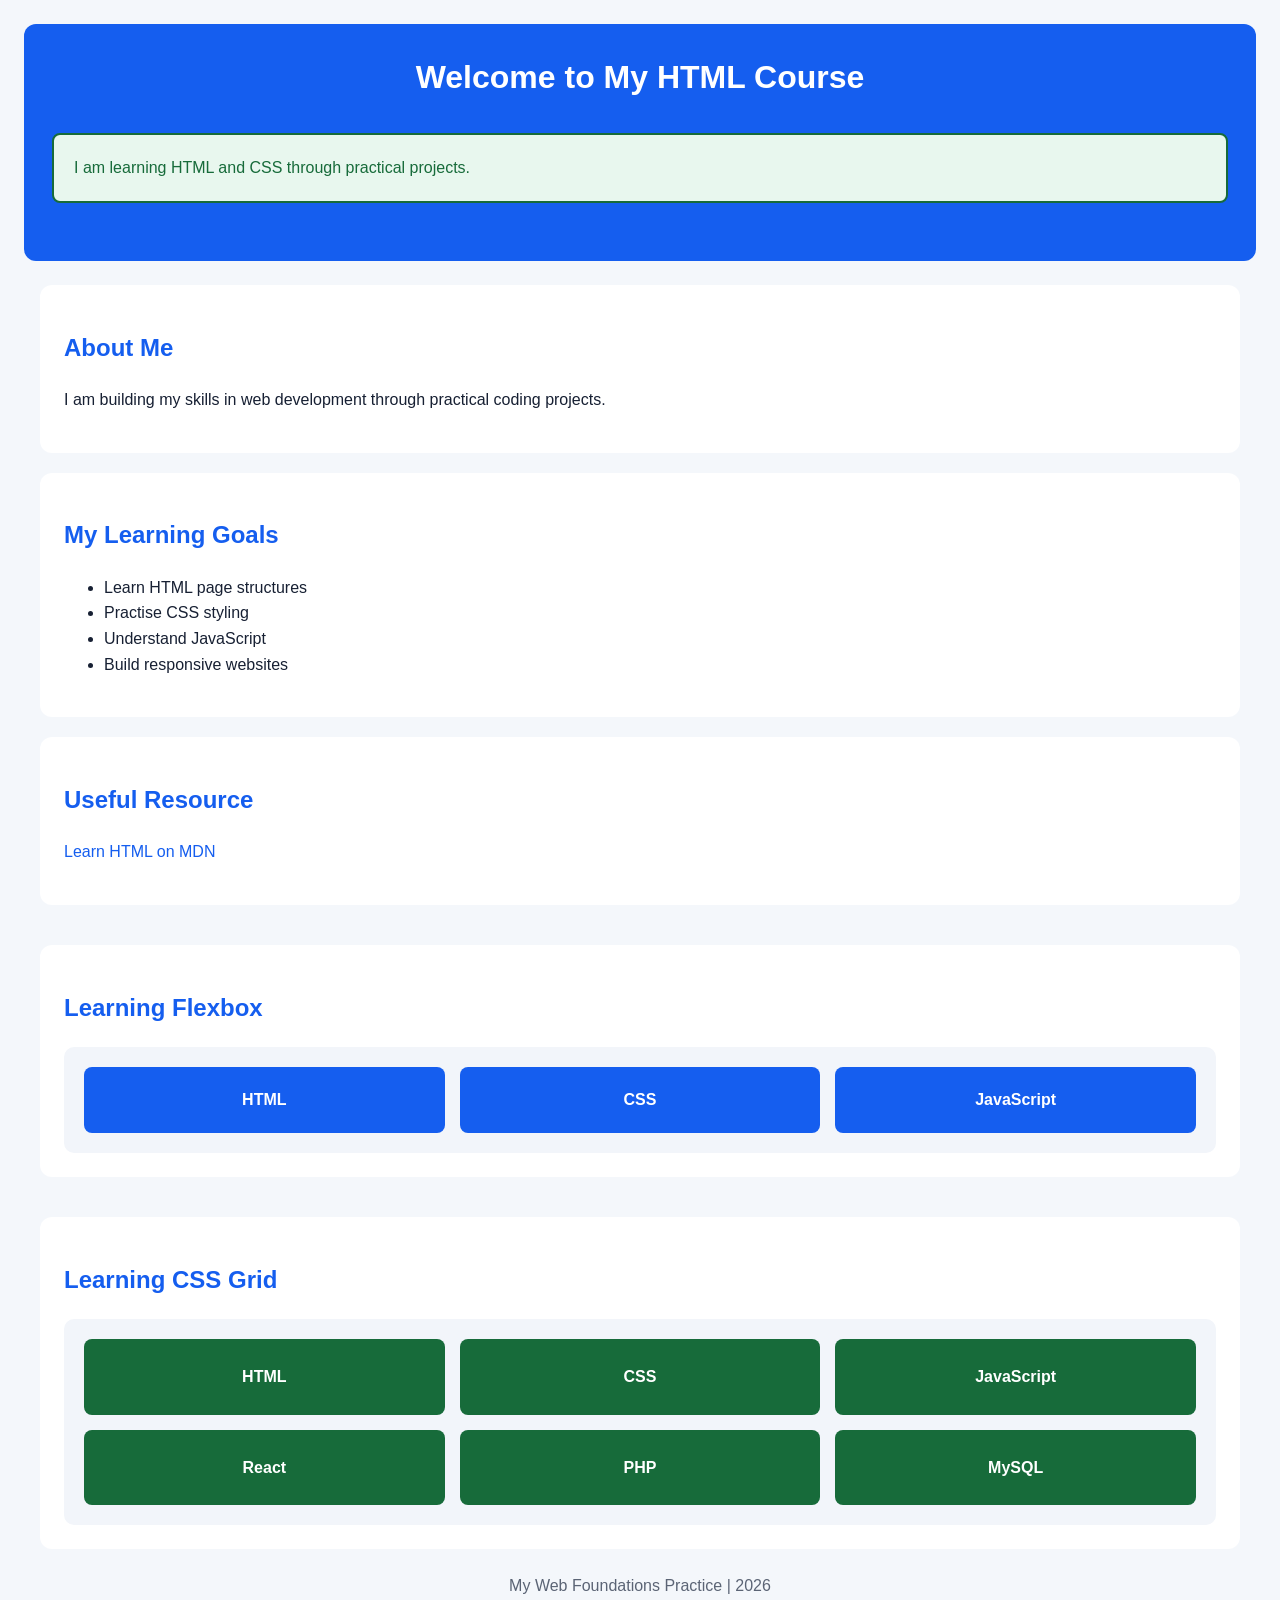
<file: 01-html-practice/index.html>
<!DOCTYPE html>
<html lang="en">
<head>
    <meta charset="UTF-8">
    <meta name="viewport" content="width=device-width, initial-scale=1.0">
    <title>My First HTML Page</title>
    <link rel="stylesheet" href="style.css">
</head>
<body>
    <header>
        <h1 id="main-title">Welcome to My HTML Course</h1>
        <p class="highlight">I am learning HTML and CSS through practical projects.</p>
    </header>

    <main>
        <section>
            <h2>About Me</h2>
            <p>I am building my skills in web development
                through practical coding projects.</p>
        </section>

        <section>
            <h2>My Learning Goals</h2>
            <ul>
                <li>Learn HTML page structures</li>
                <li>Practise CSS styling</li>
                <li>Understand JavaScript</li>
                <li>Build responsive websites</li>
            </ul>
        </section>

        <section>
            <h2>Useful Resource</h2>
            <p>
                <a href="https://developer.mozilla.org/en-US/docs/Web/HTML">
                    Learn HTML on MDN
                </a>
            </p>
        </section>
        <section class="flexbox-practice">
            <h2>Learning Flexbox</h2>
            <div class="flex-container">
                <div class="flex-item">HTML</div>
                <div class="flex-item">CSS</div>
                <div class="flex-item">JavaScript</div>
            </div>
        </section>
        <section class="grid-practice">
            <h2>Learning CSS Grid</h2>
            <div class="grid-container">
                <div class="grid-item">HTML</div>
                <div class="grid-item">CSS</div>
                <div class="grid-item">JavaScript</div>
                <div class="grid-item">React</div>
                <div class="grid-item">PHP</div>
                <div class="grid-item">MySQL</div>
            </div>
        </section>
    </main>

    <footer>
        <p>My Web Foundations Practice | 2026</p>
    </footer>
   
</body>
</html>
</file>
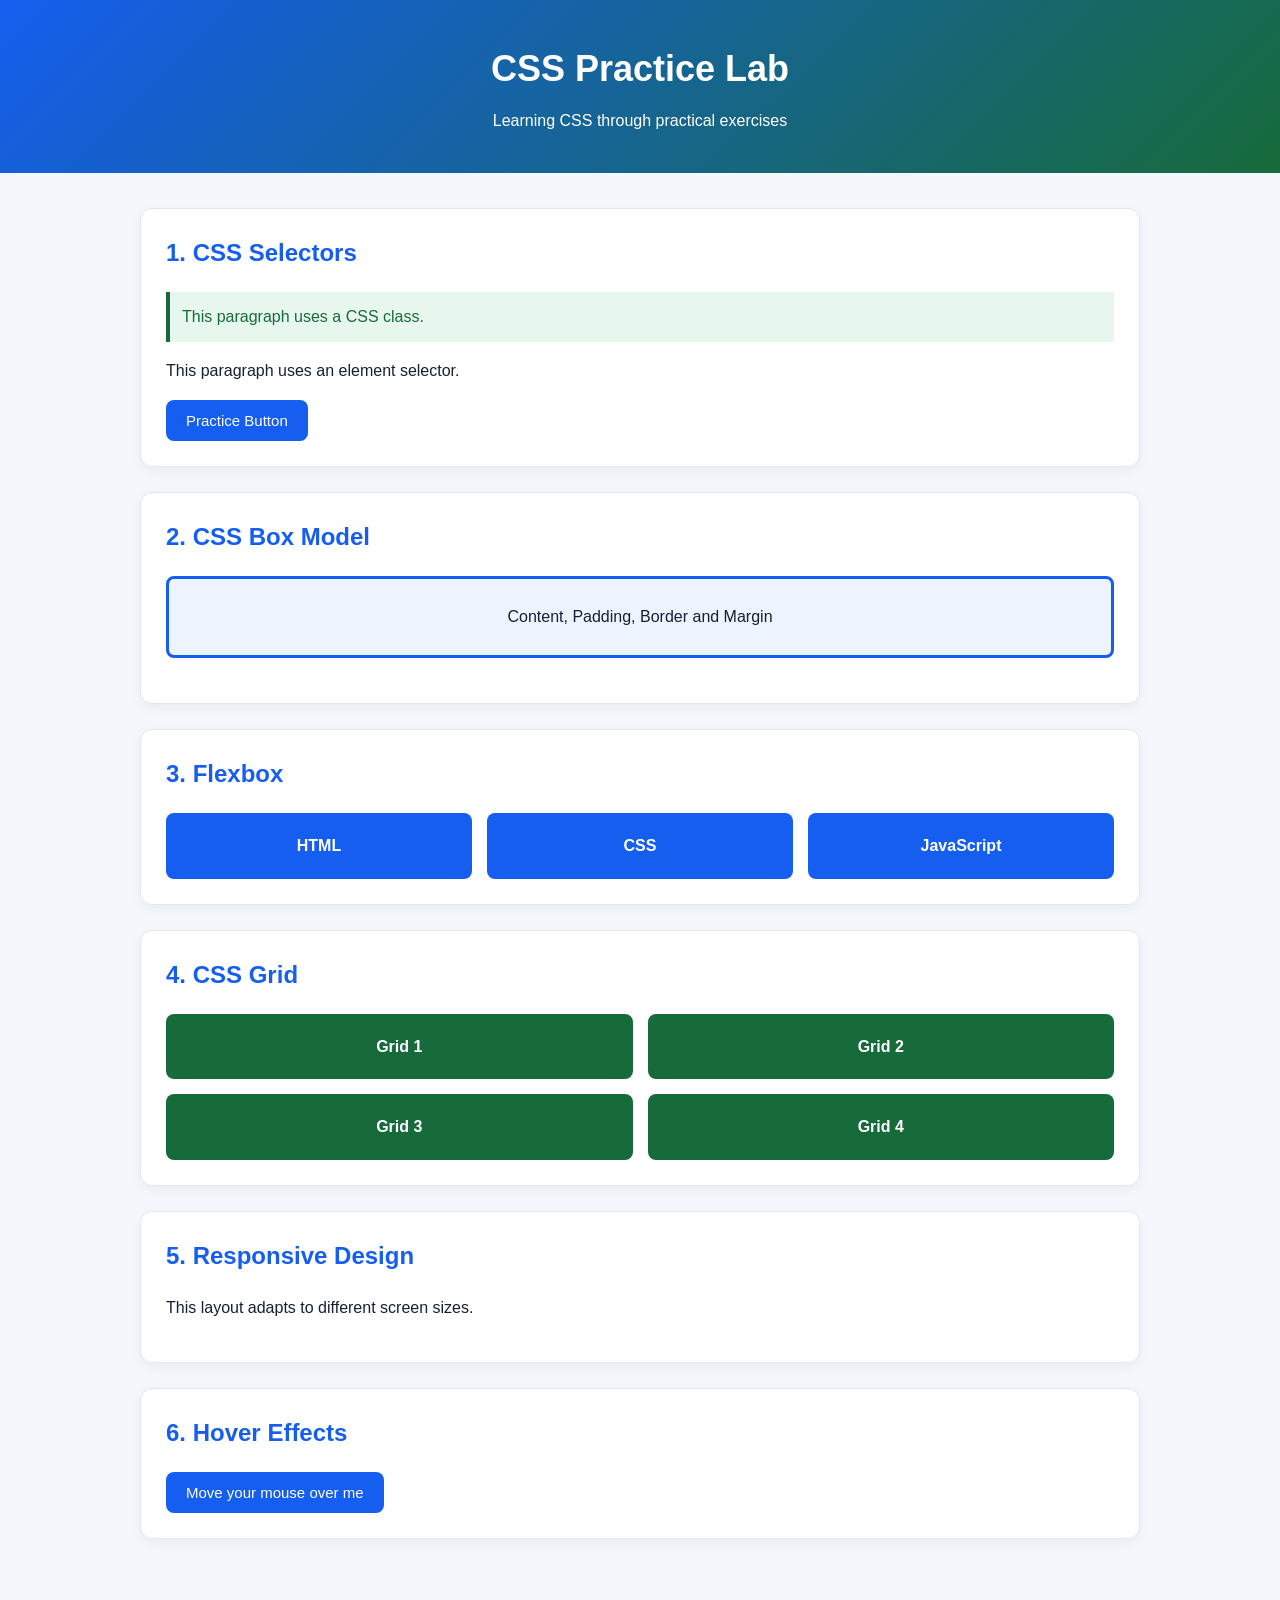
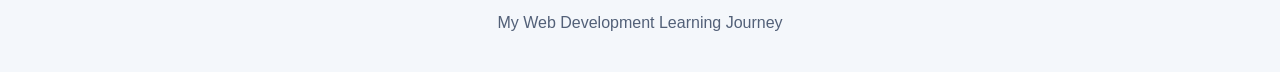
<file: 02-css-practice/index.html>
<!DOCTYPE html>
<html lang="en">
<head>
    <meta charset="UTF-8">
    <meta name="viewport" content="width=device-width, initial-scale=1.0">
    <title>CSS Practice</title>
    <link rel="stylesheet" href="style.css">
</head>
<body>
    <header class="header">
        <h1>CSS Practice Lab</h1>
        <p>Learning CSS through practical exercises</p>
    </header>

    <main class="container">
        <section id="selectors">
            <h2>1. CSS Selectors</h2>
            <p class="highlight">This paragraph uses a CSS class.</p>
            <p>This paragraph uses an element selector.</p>
            <button class="button">Practice Button</button>
        </section>

        <section id="box-model">
            <h2>2. CSS Box Model</h2>
            <div class="box">Content, Padding, Border and Margin</div>
        </section>

        <section id="flexbox">
            <h2>3. Flexbox</h2>
            <div class="flex-container">
                <div class="item">HTML</div>
                <div class="item">CSS</div>
                <div class="item">JavaScript</div>
            </div>
        </section>

        <section id="grid">
            <h2>4. CSS Grid</h2>
            <div class="grid-container">
                <div class="grid-item">Grid 1</div>
                <div class="grid-item">Grid 2</div>
                <div class="grid-item">Grid 3</div>
                <div class="grid-item">Grid 4</div>
            </div>
        </section>

        <section id="responsive">
            <h2>5. Responsive Design</h2>
            <p>This layout adapts to different screen sizes.</p>
        </section>

        <section id="effects">
            <h2>6. Hover Effects</h2>
            <button class="button">Move your mouse over me</button>
        </section>
    </main>

    <footer class="footer">
        <p>My Web Development Learning Journey</p>
    </footer>
</body>
</html>
</file>
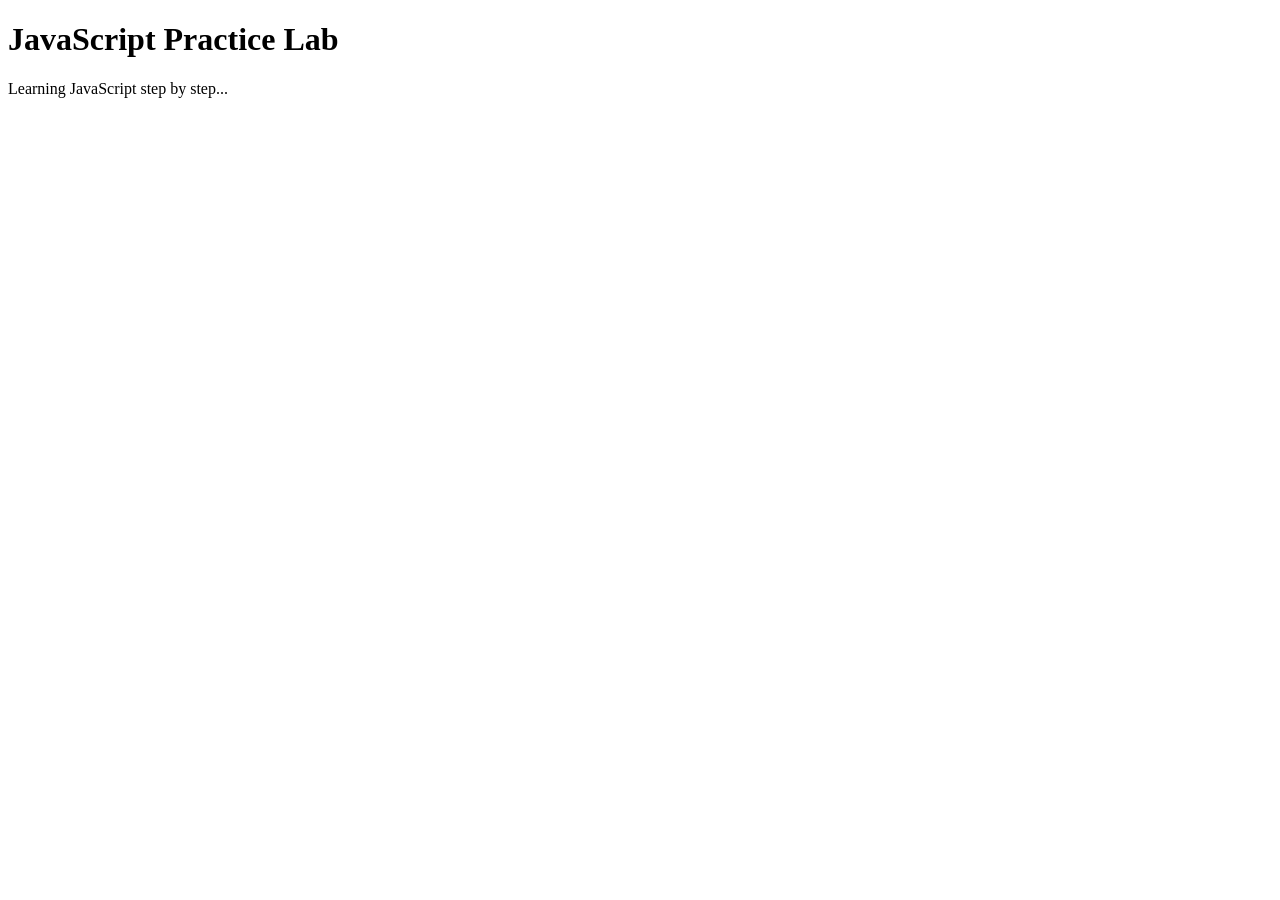
<file: 03-javascript-practice/index.html>
<!DOCTYPE html>
<html lang="en">
<head>
    <meta charset="UTF-8">
    <meta name="viewport" content="width=device-width, initial-scale=1.0">
    <title>JavaScript Practice</title>
</head>
<body>
    <h1>JavaScript Practice Lab</h1>
    <p>Learning JavaScript step by step...</p>

    <script src="01-variables.js"></script>
</body>
</html>
</file>
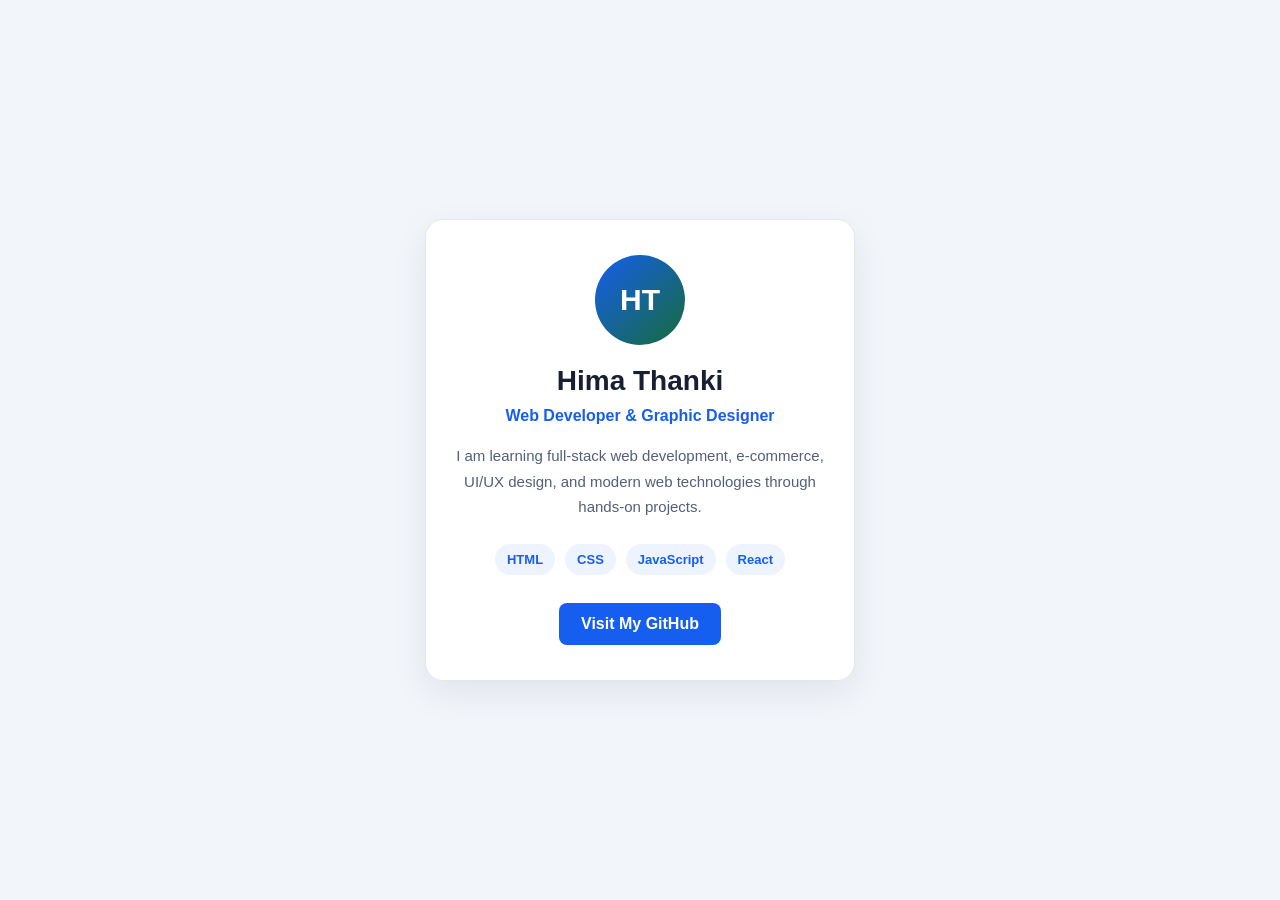
<file: 01-html-practice/profile-card.html>
<!DOCTYPE html>
<html lang="en">
<head>
    <meta charset="UTF-8">
    <meta name="viewport" content="width=device-width, initial-scale=1.0">
    <title>Developer Profile Card</title>
    <link rel="stylesheet" href="profile-card.css">
</head>
<body>

    <main class="profile-card">
        <div class="profile-avatar">HT</div>

        <h1>Hima Thanki</h1>
        <h2>Web Developer & Graphic Designer</h2>

        <p class="profile-description">
            I am learning full-stack web development, e-commerce,
            UI/UX design, and modern web technologies through
            hands-on projects.
        </p>

        <div class="skills">
            <span>HTML</span>
            <span>CSS</span>
            <span>JavaScript</span>
            <span>React</span>
        </div>

        <a
            class="github-button"
            href="https://github.com/Hima-Thanki"
            target="_blank"
            rel="noopener noreferrer"
        >
            Visit My GitHub
        </a>
    </main>

</body>
</html>
</file>
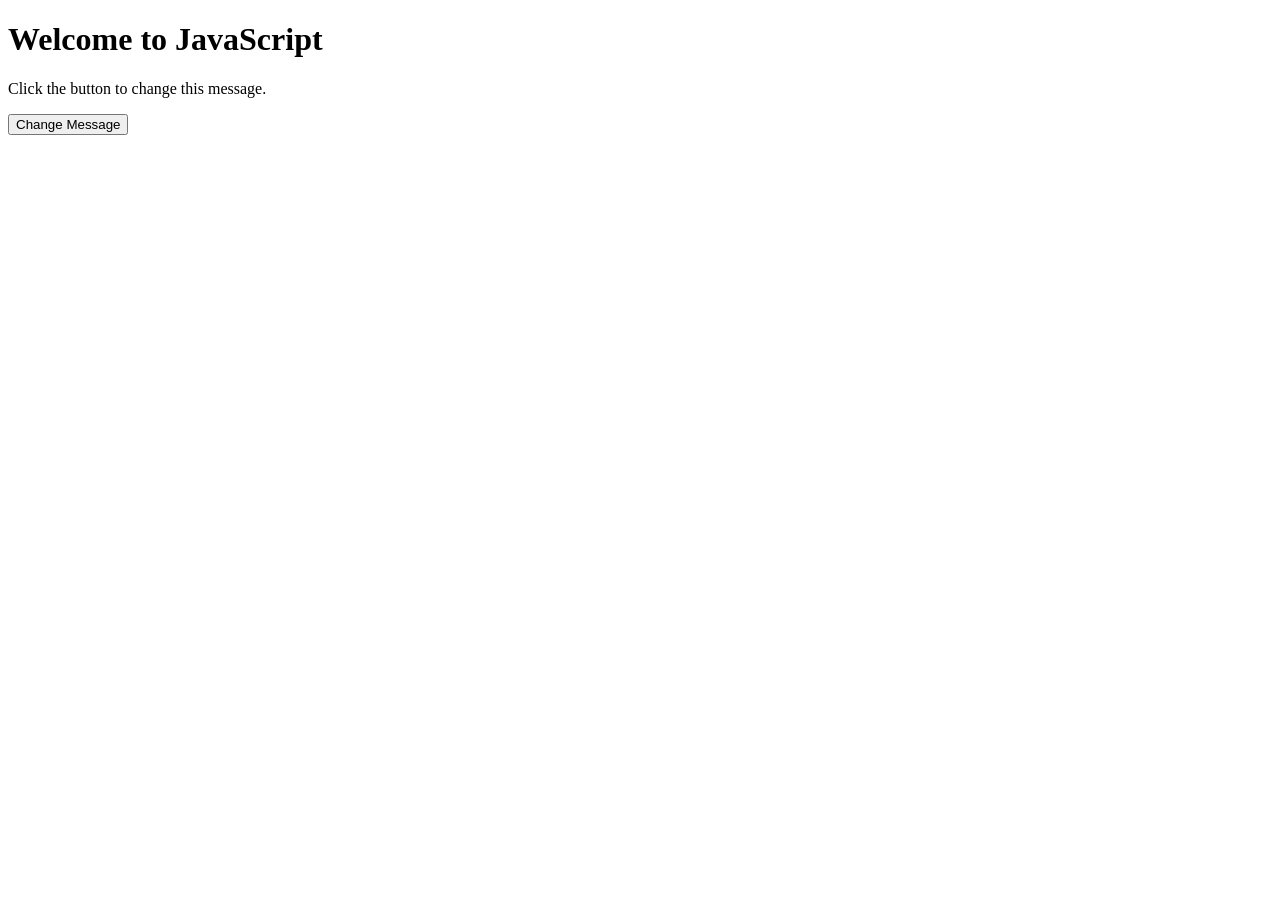
<file: 03-javascript-practice/02-dom-practice.html>
<!DOCTYPE html>
<html lang="en">
<head>
    <meta charset="UTF-8">
    <meta name="viewport" content="width=device-width, initial-scale=1.0">
    <title>JavaScript DOM Practice</title>
</head>
<body>
    <h1 id="heading">Welcome to JavaScript</h1>

    <p id="message">Click the button to change this message.</p>

    <button id="changeButton">Change Message</button>

    <script>
        const heading = document.getElementById("heading");
        const message = document.getElementById("messages");
        const button = document.getElementById("changeButton");

        button.addEventListener("click", function() {
            heading.textContent = "DOM Manipulation!";
            message.textContent = "You changed this webpage using JavaScript.";
            heading.style.color = "green";
        });
    </script>
</body>
</html>
</file>
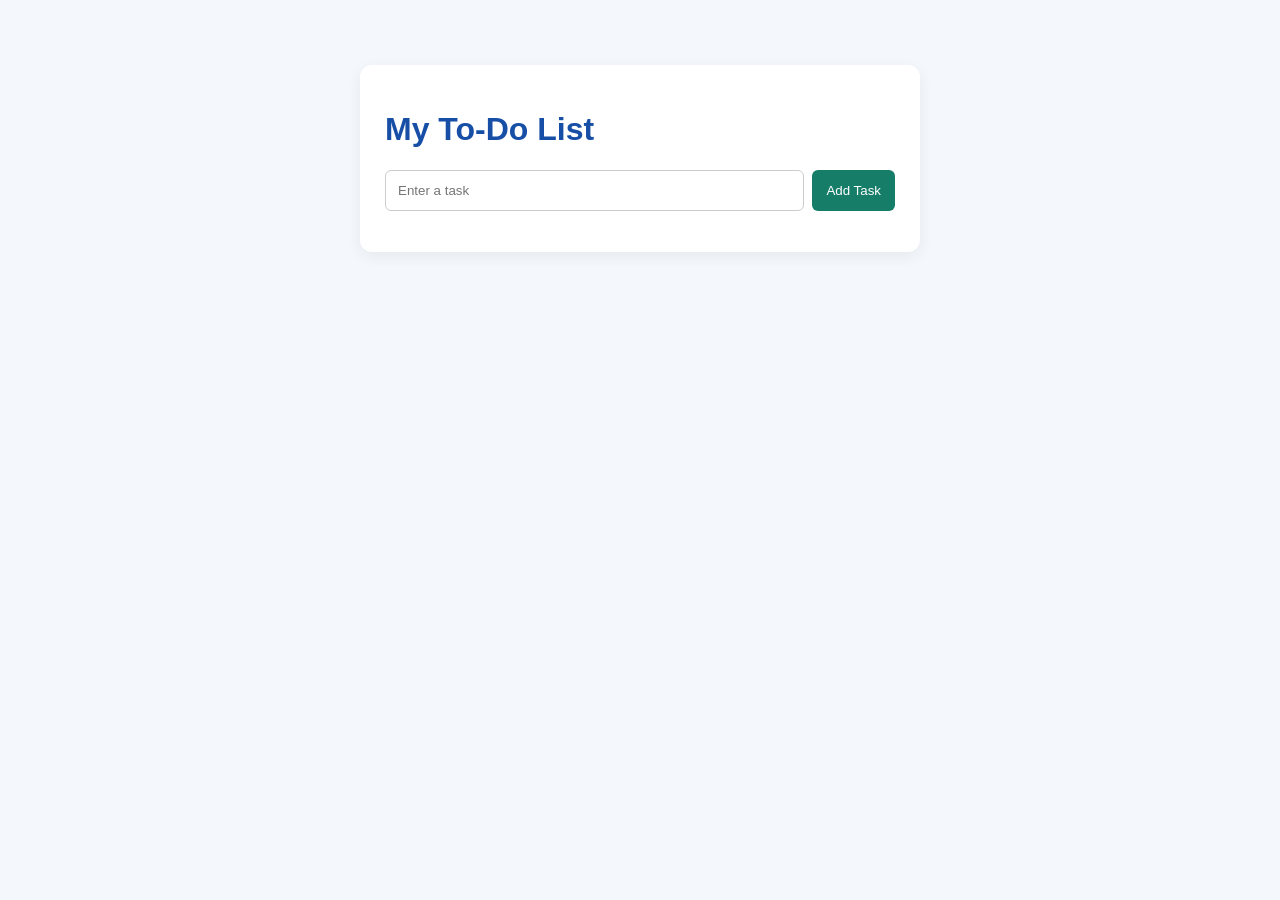
<file: 03-javascript-practice/03-todo-list.html>
<!DOCTYPE html>
<html lang="en">
<head>
    <meta charset="UTF-8">
    <meta name="viewport" content="width=device-width, initial-scale=1.0">
    <title>My To-Do List</title>

    <style>
        * {
            box-sizing: border-box;
        }

        body {
            font-family: Arial, sans-serif;
            max-width: 600px;
            margin: 45px auto;
            padding: 20px;
            background: #f4f7fb;
        }

        .todo-container {
            background: white;
            padding: 25px;
            border-radius: 12px;
            box-shadow: 0 4px 15px #00000010;
        }

        h1 {
            color: #174ea6;
        }

        .input-area {
            display: flex;
            gap: 8px;
        }

        input[type="text"] {
            flex: 1;
            min-width: 0;
            padding: 12px;
            border: 1px solid #ccc;
            border-radius: 6px;
        }

        button {
            padding: 10px 14px;
            border: none;
            border-radius: 6px;
            color: white;
            cursor: pointer;
        }

        #addButton {
            background: #167d69;
        }

        ul {
            list-style: none;
            padding: 0;
        }

        li {
            display: flex;
            align-items: center;
            gap: 10px;
            margin-top: 12px;
            padding: 12px;
            background: #f4f7fb;
            border-radius: 6px;
        }

        .task-text {
            flex: 1;
            overflow-wrap: anywhere;
        }

        .completed {
            text-decoration: line-through;
            color: #777;
        }

        .delete-button {
            background: #d93636;
        }

        @media (max-width: 480px) {
            body {
                margin: 10px auto;
                padding: 12px;
            }

            .todo-container {
                padding: 16px;
            }
        }
    </style>
</head>
<body>
    <div class="todo-container">
        <h1>My To-Do List</h1>

        <div class="input-area">
            <input
                type="text"
                id="taskInput"
                placeholder="Enter a task"
            >
            <button id="addButton">Add Task</button>
        </div>

        <ul id="taskList"></ul>
    </div>

    <script>
        const taskInput = document.getElementById("taskInput");
        const addButton = document.getElementById("addButton");
        const taskList = document.getElementById("taskList");

        let tasks = JSON.parse(localStorage.getItem("todoTasks")) || [];

        function saveTasks() {
            localStorage.setItem("todoTasks", JSON.stringify(tasks));
        }

        function addTask() {
            const taskText = taskInput.value.trim();

            if (taskText === "") {
                alert("Please enter a task!");
                return;
            }

            const task = {
                id: Date.now() + Math.random(),
                text: taskText,
                completed: false
            };

            tasks.push(task);
            saveTasks();
            renderTasks();

            taskInput.value = "";
            taskInput.focus();

            console.log("Tasks:", tasks);
        }

        function renderTasks() {
            taskList.innerHTML = "";

            tasks.forEach(function(task) {
                const listItem = document.createElement("li");

                const checkbox = document.createElement("input");
                checkbox.type = "checkbox";
                checkbox.checked = task.completed;
                checkbox.setAttribute(
                    "aria-label",
                    "Mark " + task.text + " as completed"
                );

                checkbox.addEventListener("change", function() {
                    task.completed = checkbox.checked;
                    saveTasks();
                    renderTasks();
                });

                const text = document.createElement("span");
                text.className = "task-text";
                text.textContent = task.text;

                if (task.completed) {
                    text.classList.add("completed");
                }

                const deleteButton = document.createElement("button");
                deleteButton.textContent = "Delete";
                deleteButton.className = "delete-button";

                deleteButton.addEventListener("click", function() {
                    tasks = tasks.filter(function(item) {
                        return item.id !== task.id;
                    });
                    saveTasks();
                    renderTasks();
                });

                listItem.appendChild(checkbox);
                listItem.appendChild(text);
                listItem.appendChild(deleteButton);

                taskList.appendChild(listItem);
            });
        }

        addButton.addEventListener("click", addTask);

        taskInput.addEventListener("keydown", function(event) {
            if (event.key === "Enter") {
                addTask();
            }
        });

        renderTasks();
    </script>
</body>
</html>
</file>
<file: 01-html-practice/style.css>
/* Basic page styles */
body {
    font-family: Arial, sans-serif;
    margin: 0;
    padding: 24px;
    background-color: #f4f7fb;
    color: #172033;
    line-height: 1.6;
}

/* Header styling */
header {
    max-width: 1200px;
    margin: 0 auto 24px;
    padding: 28px;
    background-color: #155eef;
    color: white;
    border-radius: 12px;
}

/* Main content */
main {
    max-width: 1200px;
    margin: 0 auto;
}

section {
    margin-bottom: 20px;
    padding: 24px;
    background-color: white;
    border-radius: 12px;
}

/* Headings */
h1 {
    margin-top: 0;
}

h2 {
    color: #155eef;
}

/* Links */
a {
    color: #155eef;
    text-decoration: none;
}

a:hover {
    text-decoration: underline;
}

/* Footer */
footer {
    margin-top: 24px;
    text-align: center;
    color: #5b6475;
}

/* Responsive styling for small screens */
@media (max-width: 600px) {
    body {
        padding: 12px;
    }

    header,
    section {
        padding: 18px;
    }
}

/* Element selector */
h1 {
    font-family: sans-serif;
}

/* CSS Box Model Practice */
.highlight {
    background-color: #e8f7ee;
    color: #176b3a;

    padding: 20px;
    border: 2px solid #176b3a;
    margin: 30px 0;

    border-radius: 8px;
}

/* ID selector */
#main-title {
    text-align: center;
}
/* Flexbox Practice */
.flexbox-practice {
    margin-top: 40px;
}

.flex-container {
    display: flex;
    justify-content: space-between;
    align-items: center;
    gap: 15px;
    padding: 20px;
    background-color: #f2f5fa;
    border-radius: 10px;
}

.flex-item {
    flex: 1;
    padding: 20px;
    text-align: center;
    background-color: #155eef;
    color: white;
    border-radius: 8px;
    font-weight: bold;
}
/* CSS Grid Practice */
.grid-practice {
    margin-top: 40px;
}

.grid-container {
    display: grid;
    grid-template-columns: repeat(3, 1fr);
    gap: 15px;
    padding: 20px;
    background-color: #f2f5fa;
    border-radius: 10px;
}

.grid-item {
    padding: 25px 10px;
    text-align: center;
    background-color: #176b3a;
    color: white;
    border-radius: 8px;
    font-weight: bold;
}

/* Responsive Design Practice */

/* Tablet screens */
@media (max-width: 768px) {
    .flex-container {
        flex-wrap: wrap;
    }

    .grid-container {
        grid-template-columns: repeat(2, 1fr);
    }
}

/* Mobile screens */
@media (max-width: 480px) {
    .grid-container {
        grid-template-columns: 1fr;
    }

    .flex-item {
        flex-basis: 100%;
    }

    .grid-item {
        padding: 18px 10px;
    }
}
/* Hover Effects and Transitions */

.flex-item,
.grid-item {
    transition: transform 0.3s ease, box-shadow 0.3s ease;
}

.flex-item:hover,
.grid-item:hover {
    transform: translateY(-5px);
    box-shadow: 0 8px 18px rgba(0, 0, 0, 0.15);
    cursor: pointer;
}
</file>
<file: 02-css-practice/style.css>
/* =========================
   1. Global Styles
========================= */
* {
    box-sizing: border-box;
}

body {
    margin: 0;
    font-family: Arial, sans-serif;
    color: #172033;
    background: #f4f7fb;
    line-height: 1.6;
}

.header {
    padding: 40px 20px;
    text-align: center;
    color: white;
    background: linear-gradient(135deg, #155eef, #176b3a);
}

.header h1 {
    margin: 0 0 10px;
    font-size: 36px;
}

.header p {
    margin: 0;
}

/* =========================
   2. Main Container
========================= */
.container {
    width: 90%;
    max-width: 1000px;
    margin: 35px auto;
}

section {
    margin-bottom: 25px;
    padding: 25px;
    background: white;
    border: 1px solid #e2e8f0;
    border-radius: 12px;
    box-shadow: 0 4px 12px rgba(23, 32, 51, 0.05);
}

section h2 {
    margin-top: 0;
    color: #155eef;
}

/* =========================
   3. CSS Selectors
========================= */
.highlight {
    padding: 12px;
    color: #176b3a;
    background: #e8f7ee;
    border-left: 4px solid #176b3a;
}

/* =========================
   4. CSS Box Model
========================= */
.box {
    margin: 20px 0;
    padding: 25px;
    border: 3px solid #155eef;
    border-radius: 8px;
    background: #edf4ff;
    text-align: center;
}

/* =========================
   5. Flexbox
========================= */
.flex-container {
    display: flex;
    justify-content: space-between;
    align-items: center;
    gap: 15px;
}

.item {
    flex: 1;
    padding: 20px 10px;
    color: white;
    background: #155eef;
    border-radius: 8px;
    text-align: center;
    font-weight: bold;
}

/* =========================
   6. CSS Grid
========================= */
.grid-container {
    display: grid;
    grid-template-columns: repeat(2, 1fr);
    gap: 15px;
}

.grid-item {
    padding: 20px;
    color: white;
    background: #176b3a;
    border-radius: 8px;
    text-align: center;
    font-weight: bold;
}

/* =========================
   7. Buttons and Hover Effects
========================= */
.button {
    padding: 12px 20px;
    border: none;
    border-radius: 8px;
    color: white;
    background: #155eef;
    font-size: 15px;
    cursor: pointer;
    transition: transform 0.3s ease, box-shadow 0.3s ease;
}

.button:hover {
    transform: translateY(-3px);
    box-shadow: 0 6px 14px rgba(21, 94, 239, 0.25);
}

/* =========================
   8. Footer
========================= */
.footer {
    padding: 20px;
    text-align: center;
    color: #526078;
}

/* =========================
   9. Responsive Design
========================= */
@media (max-width: 600px) {
    .header h1 {
        font-size: 28px;
    }

    .container {
        width: 92%;
        margin: 20px auto;
    }

    section {
        padding: 18px;
    }

    .flex-container {
        flex-direction: column;
        align-items: stretch;
    }

    .grid-container {
        grid-template-columns: 1fr;
    }

    .item {
        width: 100%;
    }
}
</file>
<file: 01-html-practice/profile-card.css>
/* 1. Basic page styling */
* {
    box-sizing: border-box;
}

body {
    margin: 0;
    min-height: 100vh;
    display: flex;
    justify-content: center;
    align-items: center;
    padding: 24px;
    background: #f2f5fa;
    font-family: Arial, sans-serif;
    color: #172033;
}

/* 2. Profile card */
.profile-card {
    width: 100%;
    max-width: 430px;
    padding: 35px 28px;
    text-align: center;
    background: #ffffff;
    border: 1px solid #e2e8f0;
    border-radius: 18px;
    box-shadow: 0 12px 35px rgba(23, 32, 51, 0.08);
    transition: transform 0.3s ease, box-shadow 0.3s ease;
}

/* 3. Card hover effect */
.profile-card:hover {
    transform: translateY(-5px);
    box-shadow: 0 18px 40px rgba(23, 32, 51, 0.14);
}

/* 4. Text-based avatar */
.profile-avatar {
    width: 90px;
    height: 90px;
    margin: 0 auto 20px;
    display: flex;
    justify-content: center;
    align-items: center;
    border-radius: 50%;
    background: linear-gradient(135deg, #155eef, #176b3a);
    color: #ffffff;
    font-size: 30px;
    font-weight: bold;
}

/* 5. Name and role */
.profile-card h1 {
    margin: 0 0 10px;
    font-size: 28px;
}

.profile-card h2 {
    margin: 0 0 18px;
    color: #155eef;
    font-size: 16px;
    font-weight: 600;
}

/* 6. Description */
.profile-description {
    margin-bottom: 24px;
    color: #526078;
    font-size: 15px;
    line-height: 1.7;
}

/* 7. Skill badges */
.skills {
    display: flex;
    justify-content: center;
    flex-wrap: wrap;
    gap: 10px;
    margin-bottom: 28px;
}

.skills span {
    padding: 8px 12px;
    border-radius: 20px;
    background: #edf4ff;
    color: #155eef;
    font-size: 13px;
    font-weight: bold;
}

/* 8. GitHub link button */
.github-button {
    display: inline-block;
    padding: 12px 22px;
    border-radius: 8px;
    background: #155eef;
    color: #ffffff;
    font-weight: bold;
    text-decoration: none;
    transition: background 0.3s ease, transform 0.3s ease;
}

.github-button:hover {
    background: #1048bd;
    transform: translateY(-2px);
}

/* 9. Mobile adjustments */
@media (max-width: 480px) {
    .profile-card {
        padding: 28px 20px;
    }

    .profile-card h1 {
        font-size: 24px;
    }
}
</file>
